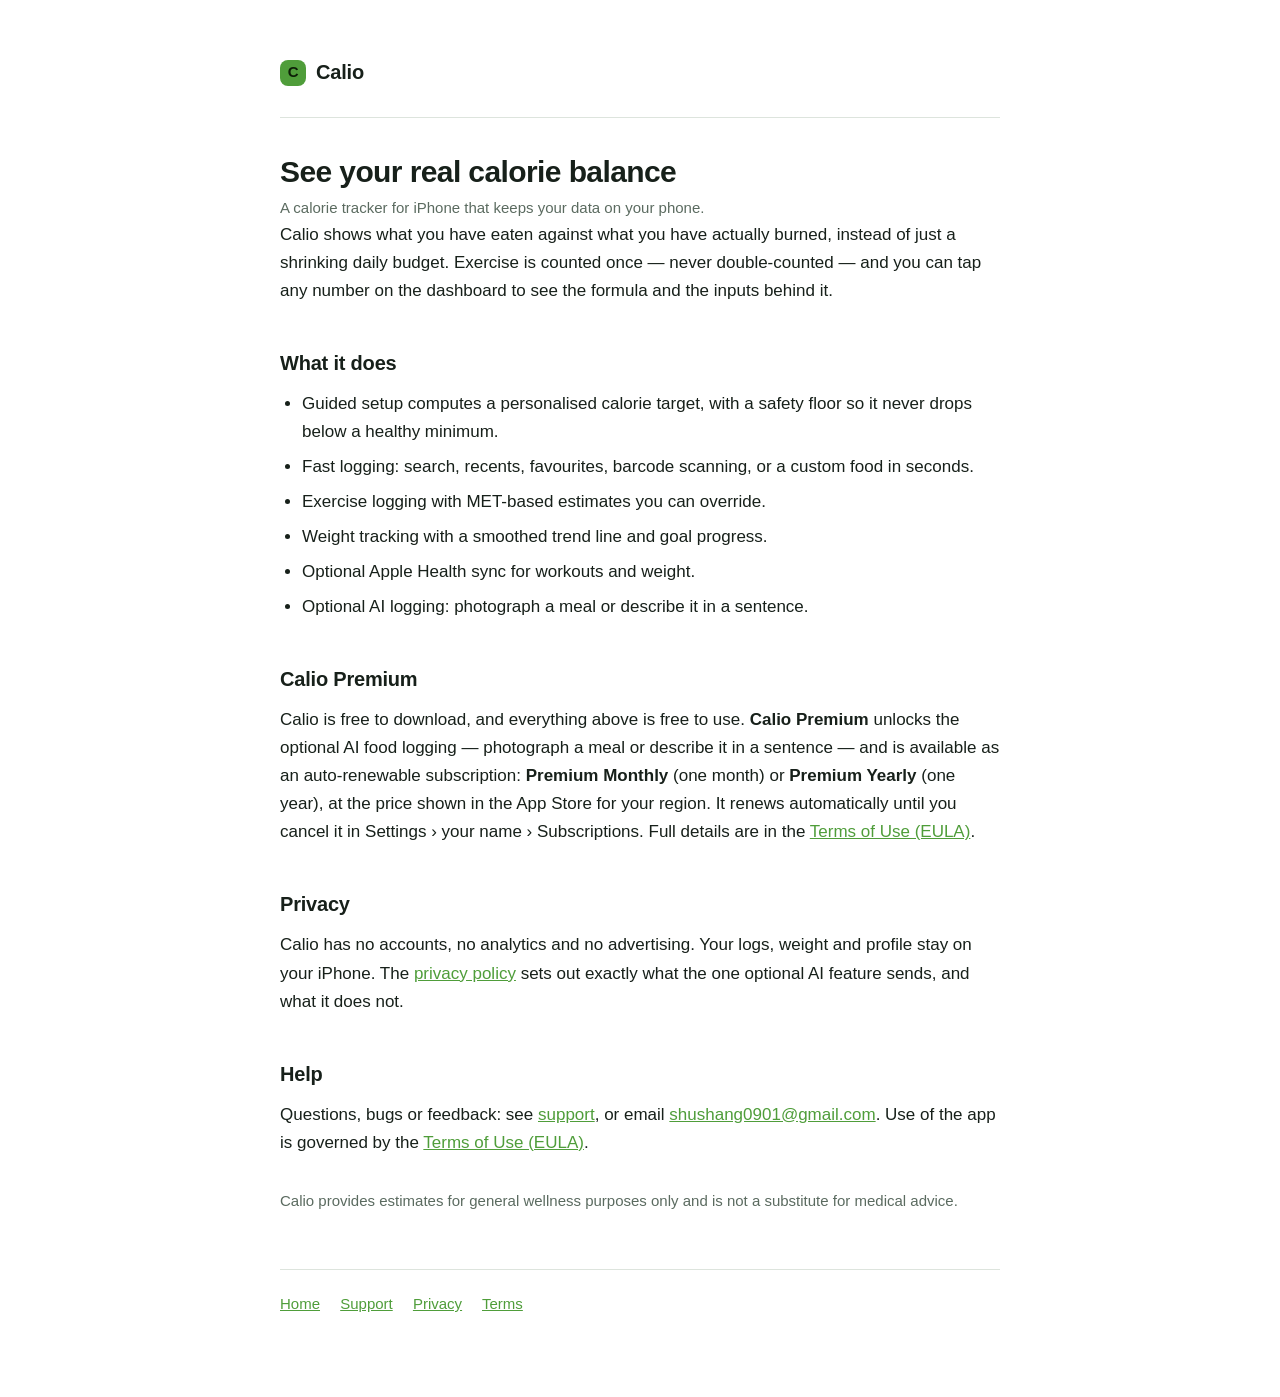
<file: index.html>
<!DOCTYPE html>
<html lang="en">
<head>
<meta charset="utf-8">
<meta name="viewport" content="width=device-width, initial-scale=1">
<title>Calio</title>
<meta name="description" content="Calio — see your real calorie balance. Private by default, on your iPhone.">
<link rel="stylesheet" href="style.css">
</head>
<body>
<div class="wrap">

<header>
  <a class="brand" href="./"><span class="mark">C</span> Calio</a>
</header>

<h1>See your real calorie balance</h1>
<p class="effective">A calorie tracker for iPhone that keeps your data on your phone.</p>

<p>Calio shows what you have eaten against what you have actually burned, instead of just a shrinking daily budget. Exercise is counted once — never double-counted — and you can tap any number on the dashboard to see the formula and the inputs behind it.</p>

<h2>What it does</h2>
<ul>
  <li>Guided setup computes a personalised calorie target, with a safety floor so it never drops below a healthy minimum.</li>
  <li>Fast logging: search, recents, favourites, barcode scanning, or a custom food in seconds.</li>
  <li>Exercise logging with MET-based estimates you can override.</li>
  <li>Weight tracking with a smoothed trend line and goal progress.</li>
  <li>Optional Apple Health sync for workouts and weight.</li>
  <li>Optional AI logging: photograph a meal or describe it in a sentence.</li>
</ul>

<h2>Calio Premium</h2>
<p>Calio is free to download, and everything above is free to use. <strong>Calio Premium</strong> unlocks the optional AI food logging — photograph a meal or describe it in a sentence — and is available as an auto-renewable subscription: <strong>Premium Monthly</strong> (one month) or <strong>Premium Yearly</strong> (one year), at the price shown in the App Store for your region. It renews automatically until you cancel it in Settings &rsaquo; your name &rsaquo; Subscriptions. Full details are in the <a href="./terms.html">Terms of Use (EULA)</a>.</p>

<h2>Privacy</h2>
<p>Calio has no accounts, no analytics and no advertising. Your logs, weight and profile stay on your iPhone. The <a href="./privacy.html">privacy policy</a> sets out exactly what the one optional AI feature sends, and what it does not.</p>

<h2>Help</h2>
<p>Questions, bugs or feedback: see <a href="./support.html">support</a>, or email <a href="mailto:shushang0901@gmail.com">shushang0901@gmail.com</a>. Use of the app is governed by the <a href="./terms.html">Terms of Use (EULA)</a>.</p>

<p style="color:var(--muted);font-size:15px;margin-top:32px;">Calio provides estimates for general wellness purposes only and is not a substitute for medical advice.</p>

<footer>
  <a href="./">Home</a>
  <a href="./support.html">Support</a>
  <a href="./privacy.html">Privacy</a>
  <a href="./terms.html">Terms</a>
</footer>

</div>
</body>
</html>
</file>
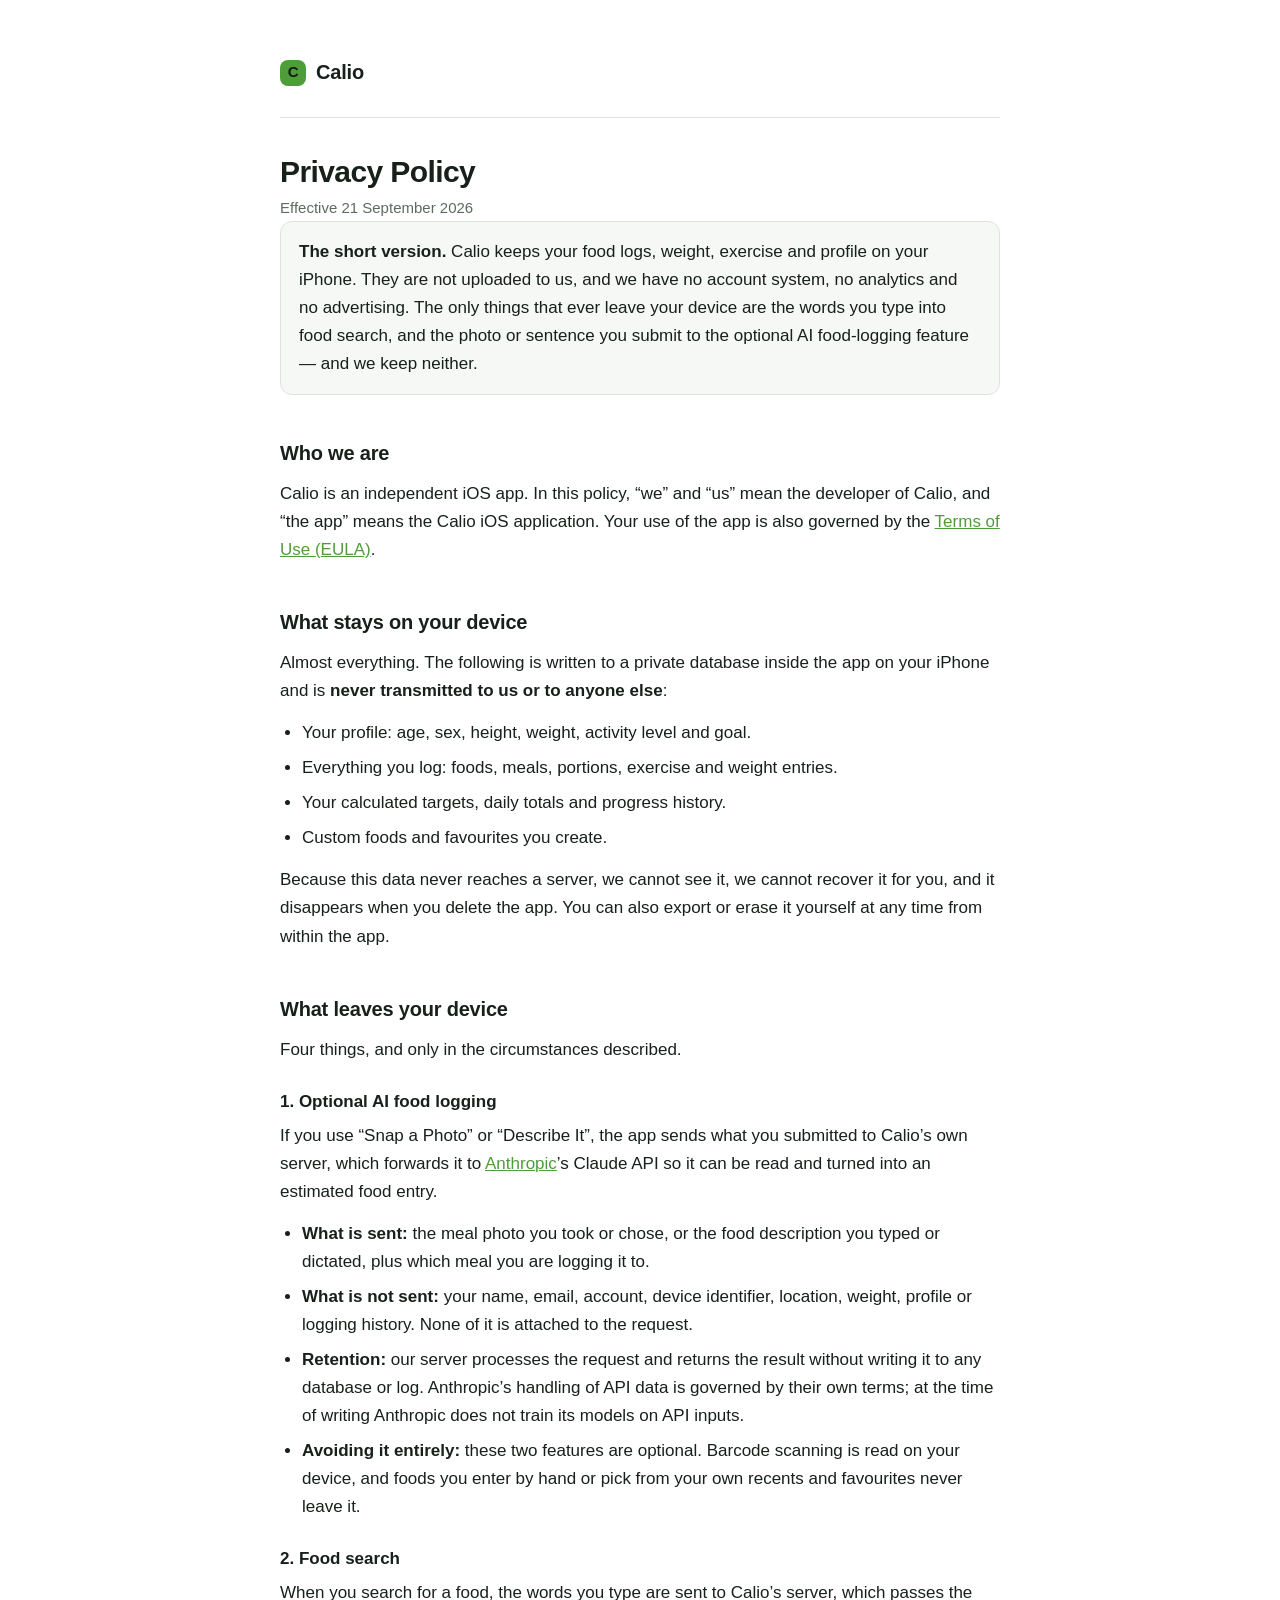
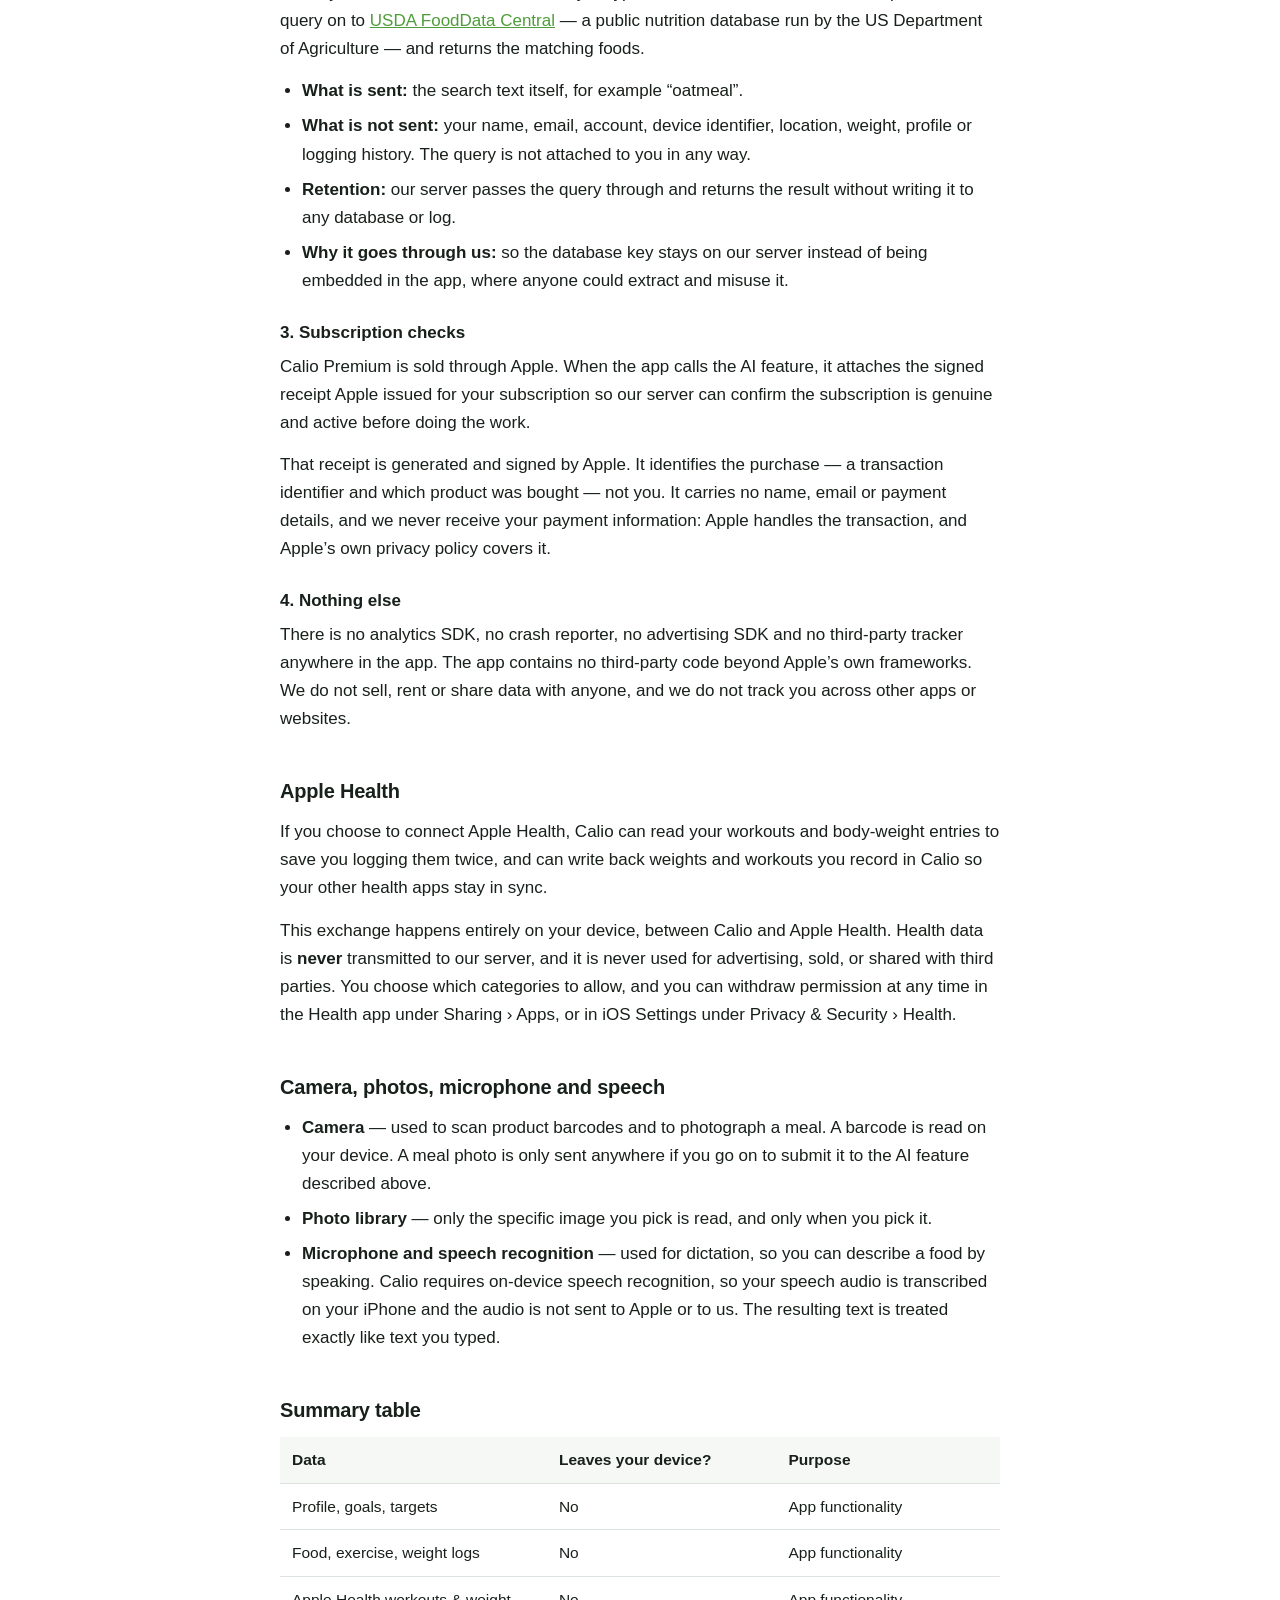
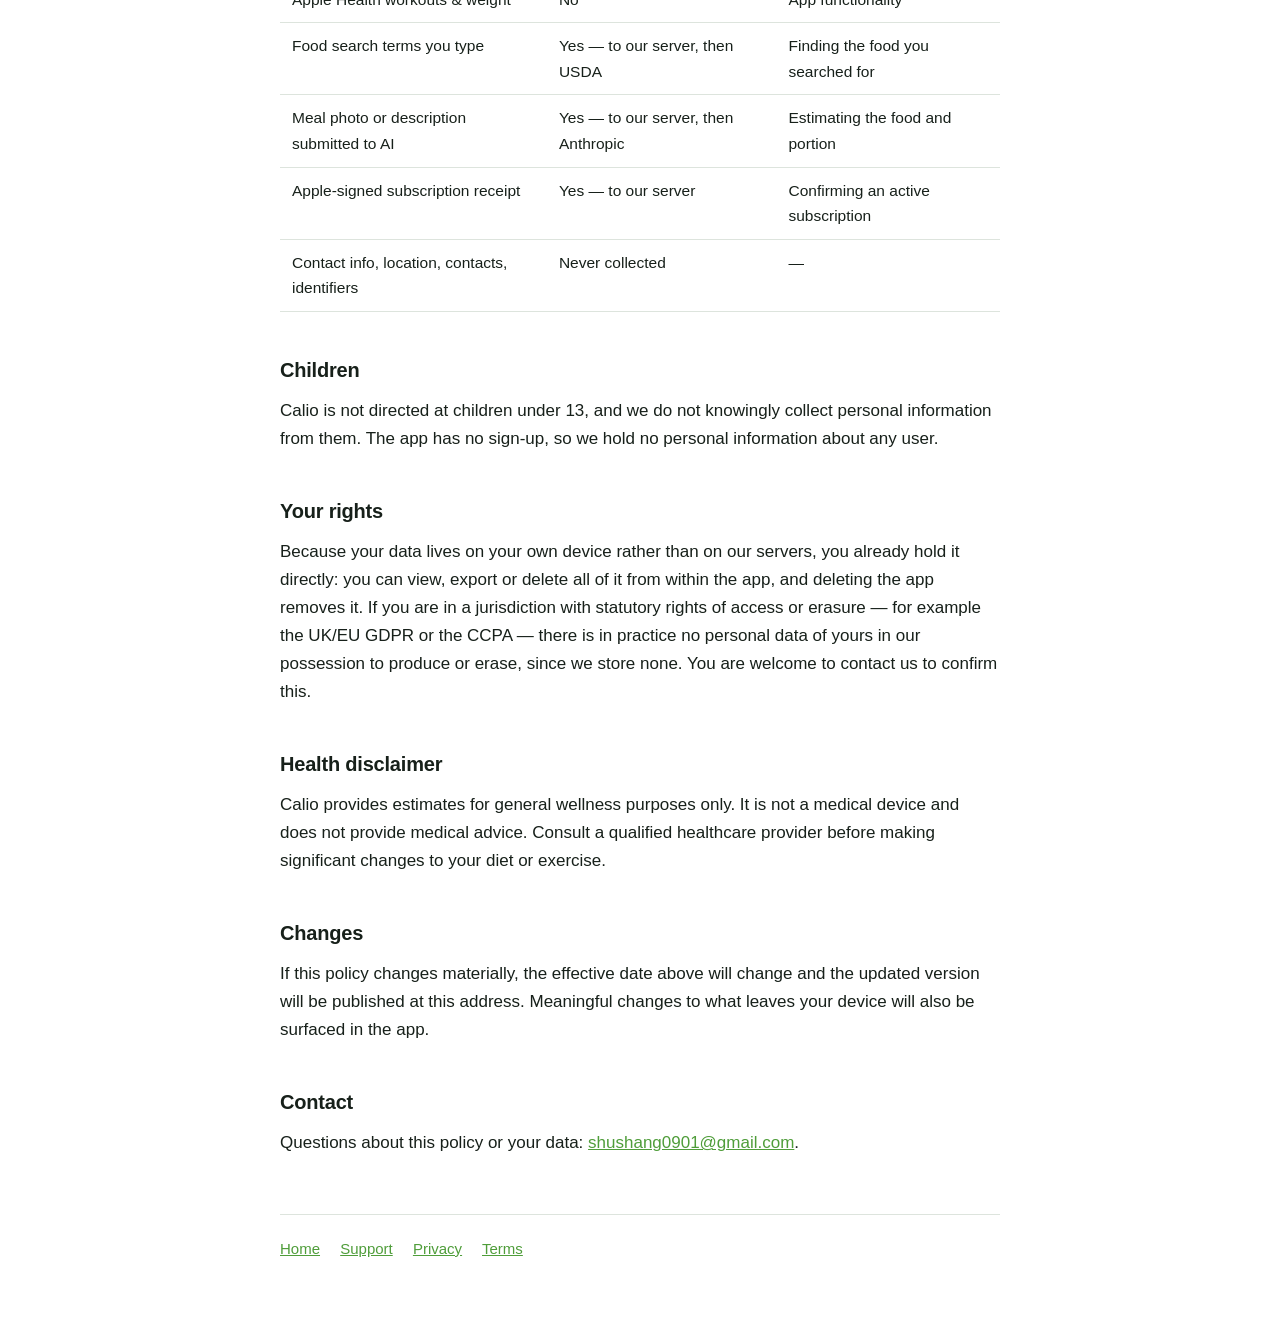
<file: privacy.html>
<!DOCTYPE html>
<html lang="en">
<head>
<meta charset="utf-8">
<meta name="viewport" content="width=device-width, initial-scale=1">
<title>Calio Privacy Policy</title>
<meta name="description" content="How Calio handles your data.">
<link rel="stylesheet" href="style.css">
</head>
<body>
<div class="wrap">

<header>
  <a class="brand" href="./"><span class="mark">C</span> Calio</a>
</header>

<h1>Privacy Policy</h1>
<p class="effective">Effective 21 September 2026</p>

<div class="callout">
  <p><strong>The short version.</strong> Calio keeps your food logs, weight, exercise and profile on your iPhone. They are not uploaded to us, and we have no account system, no analytics and no advertising. The only things that ever leave your device are the words you type into food search, and the photo or sentence you submit to the optional AI food-logging feature — and we keep neither.</p>
</div>

<h2>Who we are</h2>
<p>Calio is an independent iOS app. In this policy, “we” and “us” mean the developer of Calio, and “the app” means the Calio iOS application. Your use of the app is also governed by the <a href="./terms.html">Terms of Use (EULA)</a>.</p>

<h2>What stays on your device</h2>
<p>Almost everything. The following is written to a private database inside the app on your iPhone and is <strong>never transmitted to us or to anyone else</strong>:</p>
<ul>
  <li>Your profile: age, sex, height, weight, activity level and goal.</li>
  <li>Everything you log: foods, meals, portions, exercise and weight entries.</li>
  <li>Your calculated targets, daily totals and progress history.</li>
  <li>Custom foods and favourites you create.</li>
</ul>
<p>Because this data never reaches a server, we cannot see it, we cannot recover it for you, and it disappears when you delete the app. You can also export or erase it yourself at any time from within the app.</p>

<h2>What leaves your device</h2>
<p>Four things, and only in the circumstances described.</p>

<h3>1. Optional AI food logging</h3>
<p>If you use “Snap a Photo” or “Describe It”, the app sends what you submitted to Calio’s own server, which forwards it to <a href="https://www.anthropic.com/" rel="noopener">Anthropic</a>’s Claude API so it can be read and turned into an estimated food entry.</p>
<ul>
  <li><strong>What is sent:</strong> the meal photo you took or chose, or the food description you typed or dictated, plus which meal you are logging it to.</li>
  <li><strong>What is not sent:</strong> your name, email, account, device identifier, location, weight, profile or logging history. None of it is attached to the request.</li>
  <li><strong>Retention:</strong> our server processes the request and returns the result without writing it to any database or log. Anthropic’s handling of API data is governed by their own terms; at the time of writing Anthropic does not train its models on API inputs.</li>
  <li><strong>Avoiding it entirely:</strong> these two features are optional. Barcode scanning is read on your device, and foods you enter by hand or pick from your own recents and favourites never leave it.</li>
</ul>

<h3>2. Food search</h3>
<p>When you search for a food, the words you type are sent to Calio’s server, which passes the query on to <a href="https://fdc.nal.usda.gov/" rel="noopener">USDA FoodData Central</a> — a public nutrition database run by the US Department of Agriculture — and returns the matching foods.</p>
<ul>
  <li><strong>What is sent:</strong> the search text itself, for example “oatmeal”.</li>
  <li><strong>What is not sent:</strong> your name, email, account, device identifier, location, weight, profile or logging history. The query is not attached to you in any way.</li>
  <li><strong>Retention:</strong> our server passes the query through and returns the result without writing it to any database or log.</li>
  <li><strong>Why it goes through us:</strong> so the database key stays on our server instead of being embedded in the app, where anyone could extract and misuse it.</li>
</ul>

<h3>3. Subscription checks</h3>
<p>Calio Premium is sold through Apple. When the app calls the AI feature, it attaches the signed receipt Apple issued for your subscription so our server can confirm the subscription is genuine and active before doing the work.</p>
<p>That receipt is generated and signed by Apple. It identifies the purchase — a transaction identifier and which product was bought — not you. It carries no name, email or payment details, and we never receive your payment information: Apple handles the transaction, and Apple’s own privacy policy covers it.</p>

<h3>4. Nothing else</h3>
<p>There is no analytics SDK, no crash reporter, no advertising SDK and no third-party tracker anywhere in the app. The app contains no third-party code beyond Apple’s own frameworks. We do not sell, rent or share data with anyone, and we do not track you across other apps or websites.</p>

<h2>Apple Health</h2>
<p>If you choose to connect Apple Health, Calio can read your workouts and body-weight entries to save you logging them twice, and can write back weights and workouts you record in Calio so your other health apps stay in sync.</p>
<p>This exchange happens entirely on your device, between Calio and Apple Health. Health data is <strong>never</strong> transmitted to our server, and it is never used for advertising, sold, or shared with third parties. You choose which categories to allow, and you can withdraw permission at any time in the Health app under Sharing &rsaquo; Apps, or in iOS Settings under Privacy &amp; Security &rsaquo; Health.</p>

<h2>Camera, photos, microphone and speech</h2>
<ul>
  <li><strong>Camera</strong> — used to scan product barcodes and to photograph a meal. A barcode is read on your device. A meal photo is only sent anywhere if you go on to submit it to the AI feature described above.</li>
  <li><strong>Photo library</strong> — only the specific image you pick is read, and only when you pick it.</li>
  <li><strong>Microphone and speech recognition</strong> — used for dictation, so you can describe a food by speaking. Calio requires on-device speech recognition, so your speech audio is transcribed on your iPhone and the audio is not sent to Apple or to us. The resulting text is treated exactly like text you typed.</li>
</ul>

<h2>Summary table</h2>
<table>
  <thead>
    <tr><th>Data</th><th>Leaves your device?</th><th>Purpose</th></tr>
  </thead>
  <tbody>
    <tr><td>Profile, goals, targets</td><td>No</td><td>App functionality</td></tr>
    <tr><td>Food, exercise, weight logs</td><td>No</td><td>App functionality</td></tr>
    <tr><td>Apple Health workouts &amp; weight</td><td>No</td><td>App functionality</td></tr>
    <tr><td>Food search terms you type</td><td>Yes — to our server, then USDA</td><td>Finding the food you searched for</td></tr>
    <tr><td>Meal photo or description submitted to AI</td><td>Yes — to our server, then Anthropic</td><td>Estimating the food and portion</td></tr>
    <tr><td>Apple-signed subscription receipt</td><td>Yes — to our server</td><td>Confirming an active subscription</td></tr>
    <tr><td>Contact info, location, contacts, identifiers</td><td>Never collected</td><td>&mdash;</td></tr>
  </tbody>
</table>

<h2>Children</h2>
<p>Calio is not directed at children under 13, and we do not knowingly collect personal information from them. The app has no sign-up, so we hold no personal information about any user.</p>

<h2>Your rights</h2>
<p>Because your data lives on your own device rather than on our servers, you already hold it directly: you can view, export or delete all of it from within the app, and deleting the app removes it. If you are in a jurisdiction with statutory rights of access or erasure — for example the UK/EU GDPR or the CCPA — there is in practice no personal data of yours in our possession to produce or erase, since we store none. You are welcome to contact us to confirm this.</p>

<h2>Health disclaimer</h2>
<p>Calio provides estimates for general wellness purposes only. It is not a medical device and does not provide medical advice. Consult a qualified healthcare provider before making significant changes to your diet or exercise.</p>

<h2>Changes</h2>
<p>If this policy changes materially, the effective date above will change and the updated version will be published at this address. Meaningful changes to what leaves your device will also be surfaced in the app.</p>

<h2>Contact</h2>
<p>Questions about this policy or your data: <a href="mailto:shushang0901@gmail.com">shushang0901@gmail.com</a>.</p>

<footer>
  <a href="./">Home</a>
  <a href="./support.html">Support</a>
  <a href="./privacy.html">Privacy</a>
  <a href="./terms.html">Terms</a>
</footer>

</div>
</body>
</html>
</file>
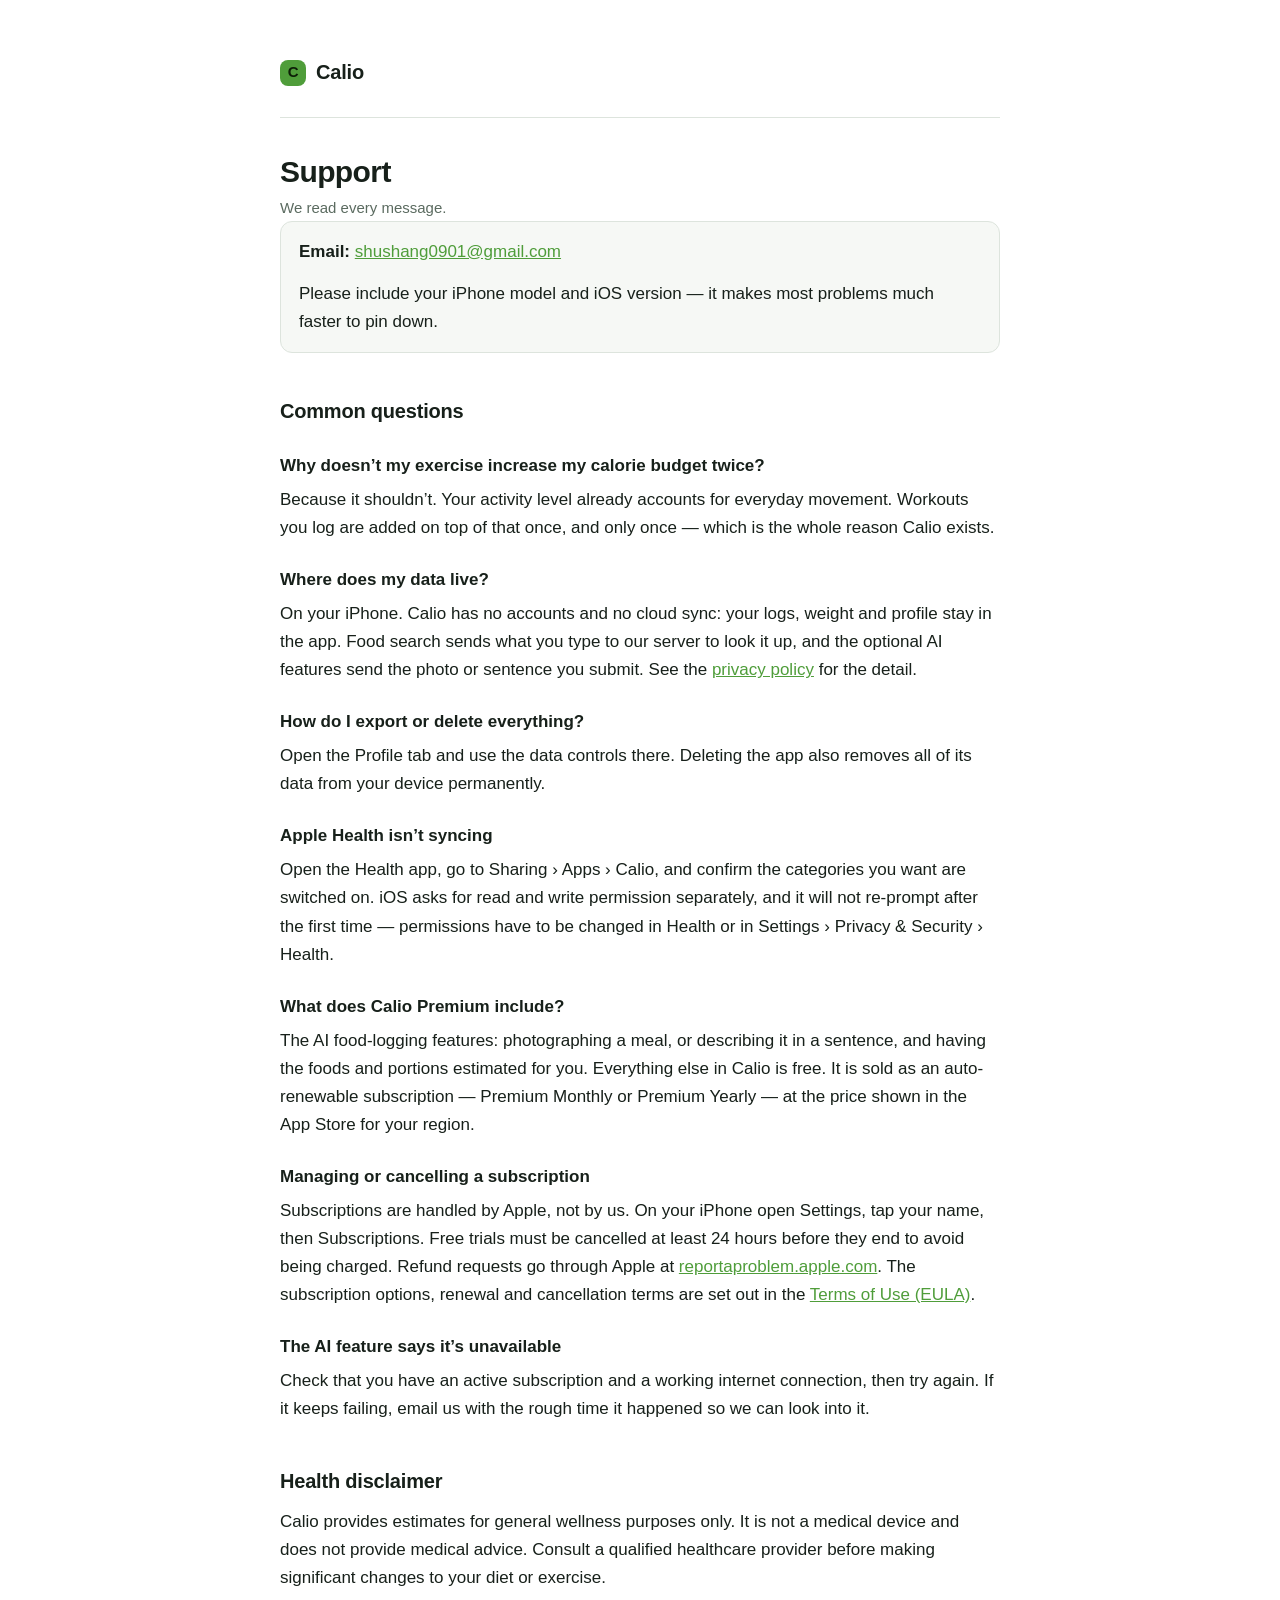
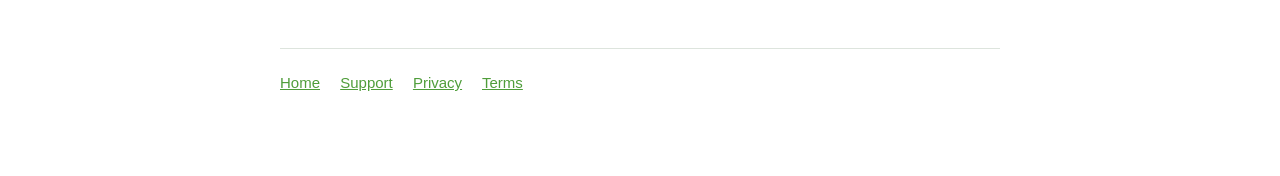
<file: support.html>
<!DOCTYPE html>
<html lang="en">
<head>
<meta charset="utf-8">
<meta name="viewport" content="width=device-width, initial-scale=1">
<title>Calio Support</title>
<meta name="description" content="Help and contact for the Calio iOS app.">
<link rel="stylesheet" href="style.css">
</head>
<body>
<div class="wrap">

<header>
  <a class="brand" href="./"><span class="mark">C</span> Calio</a>
</header>

<h1>Support</h1>
<p class="effective">We read every message.</p>

<div class="callout">
  <p><strong>Email:</strong> <a href="mailto:shushang0901@gmail.com">shushang0901@gmail.com</a></p>
  <p>Please include your iPhone model and iOS version — it makes most problems much faster to pin down.</p>
</div>

<h2>Common questions</h2>

<h3>Why doesn’t my exercise increase my calorie budget twice?</h3>
<p>Because it shouldn’t. Your activity level already accounts for everyday movement. Workouts you log are added on top of that once, and only once — which is the whole reason Calio exists.</p>

<h3>Where does my data live?</h3>
<p>On your iPhone. Calio has no accounts and no cloud sync: your logs, weight and profile stay in the app. Food search sends what you type to our server to look it up, and the optional AI features send the photo or sentence you submit. See the <a href="./privacy.html">privacy policy</a> for the detail.</p>

<h3>How do I export or delete everything?</h3>
<p>Open the Profile tab and use the data controls there. Deleting the app also removes all of its data from your device permanently.</p>

<h3>Apple Health isn’t syncing</h3>
<p>Open the Health app, go to Sharing &rsaquo; Apps &rsaquo; Calio, and confirm the categories you want are switched on. iOS asks for read and write permission separately, and it will not re-prompt after the first time — permissions have to be changed in Health or in Settings &rsaquo; Privacy &amp; Security &rsaquo; Health.</p>

<h3>What does Calio Premium include?</h3>
<p>The AI food-logging features: photographing a meal, or describing it in a sentence, and having the foods and portions estimated for you. Everything else in Calio is free. It is sold as an auto-renewable subscription — Premium Monthly or Premium Yearly — at the price shown in the App Store for your region.</p>

<h3>Managing or cancelling a subscription</h3>
<p>Subscriptions are handled by Apple, not by us. On your iPhone open Settings, tap your name, then Subscriptions. Free trials must be cancelled at least 24 hours before they end to avoid being charged. Refund requests go through Apple at <a href="https://reportaproblem.apple.com/" rel="noopener">reportaproblem.apple.com</a>. The subscription options, renewal and cancellation terms are set out in the <a href="./terms.html">Terms of Use (EULA)</a>.</p>

<h3>The AI feature says it’s unavailable</h3>
<p>Check that you have an active subscription and a working internet connection, then try again. If it keeps failing, email us with the rough time it happened so we can look into it.</p>

<h2>Health disclaimer</h2>
<p>Calio provides estimates for general wellness purposes only. It is not a medical device and does not provide medical advice. Consult a qualified healthcare provider before making significant changes to your diet or exercise.</p>

<footer>
  <a href="./">Home</a>
  <a href="./support.html">Support</a>
  <a href="./privacy.html">Privacy</a>
  <a href="./terms.html">Terms</a>
</footer>

</div>
</body>
</html>
</file>
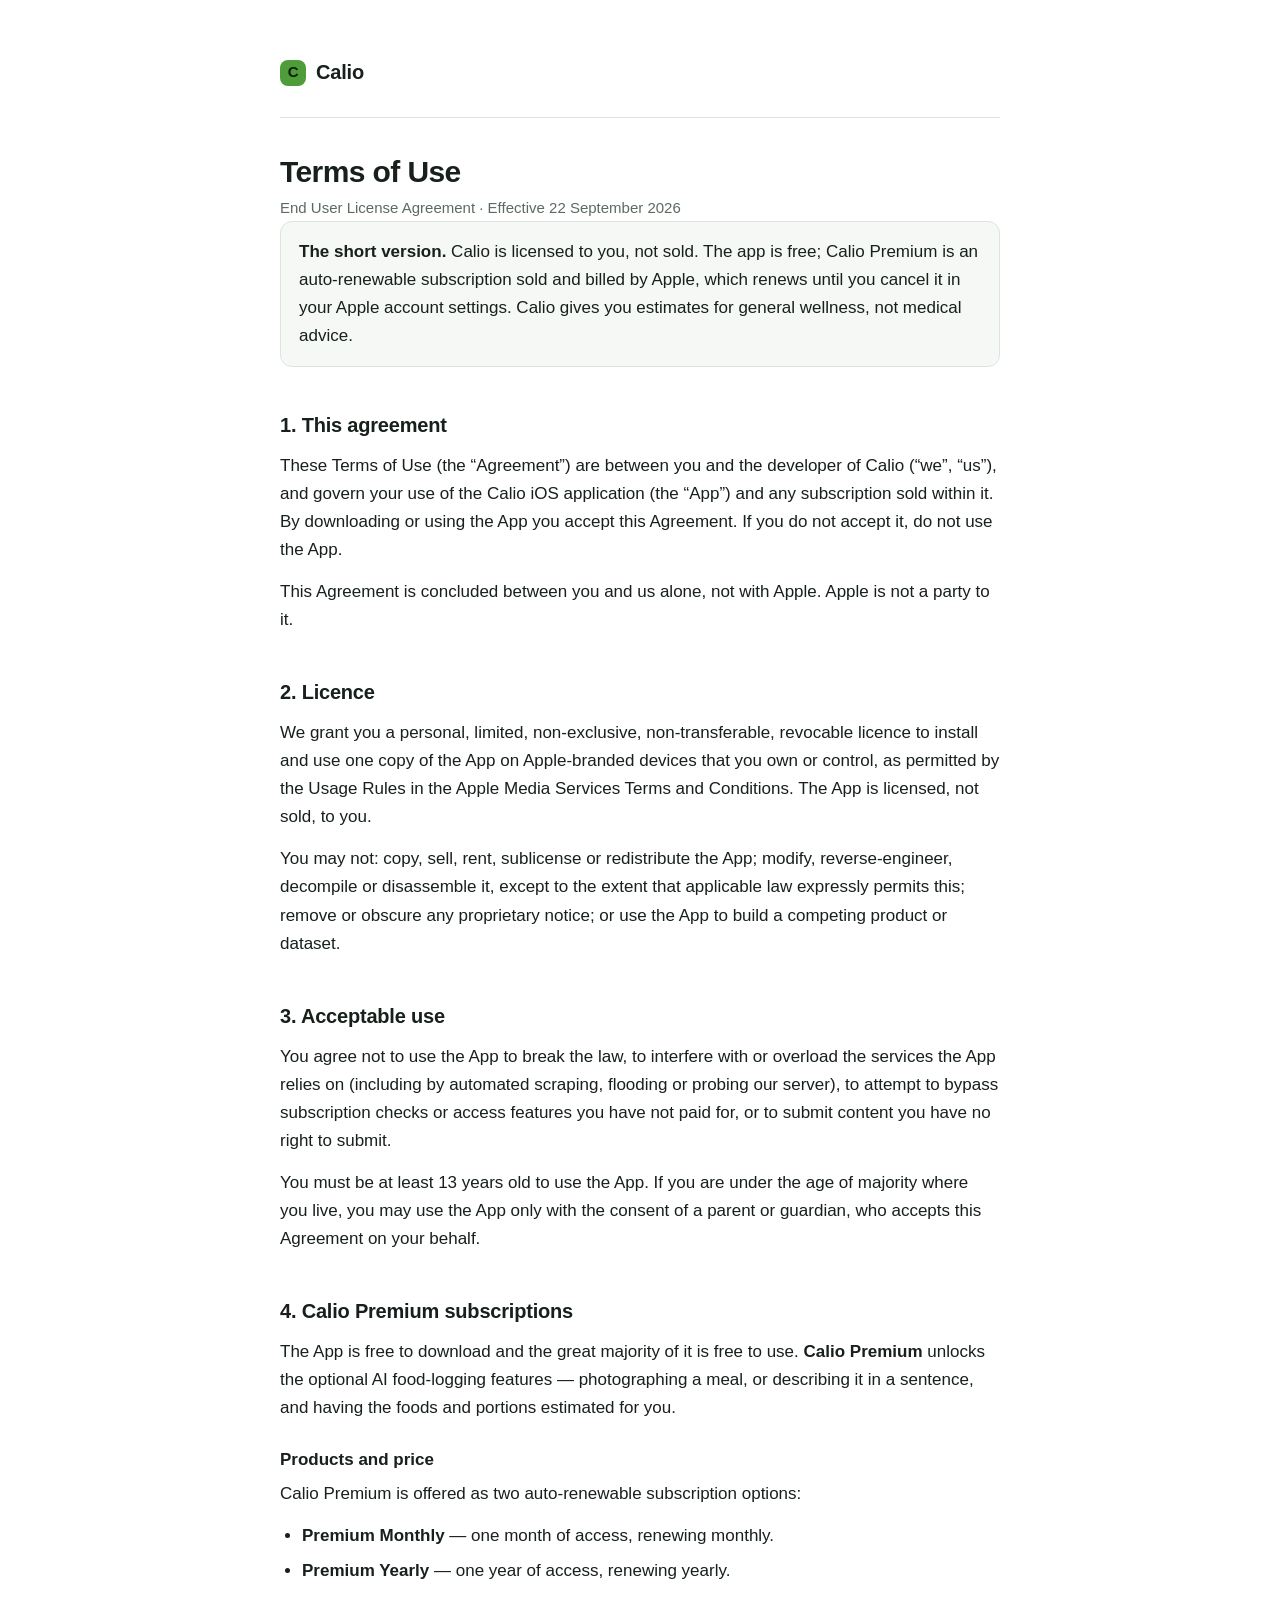
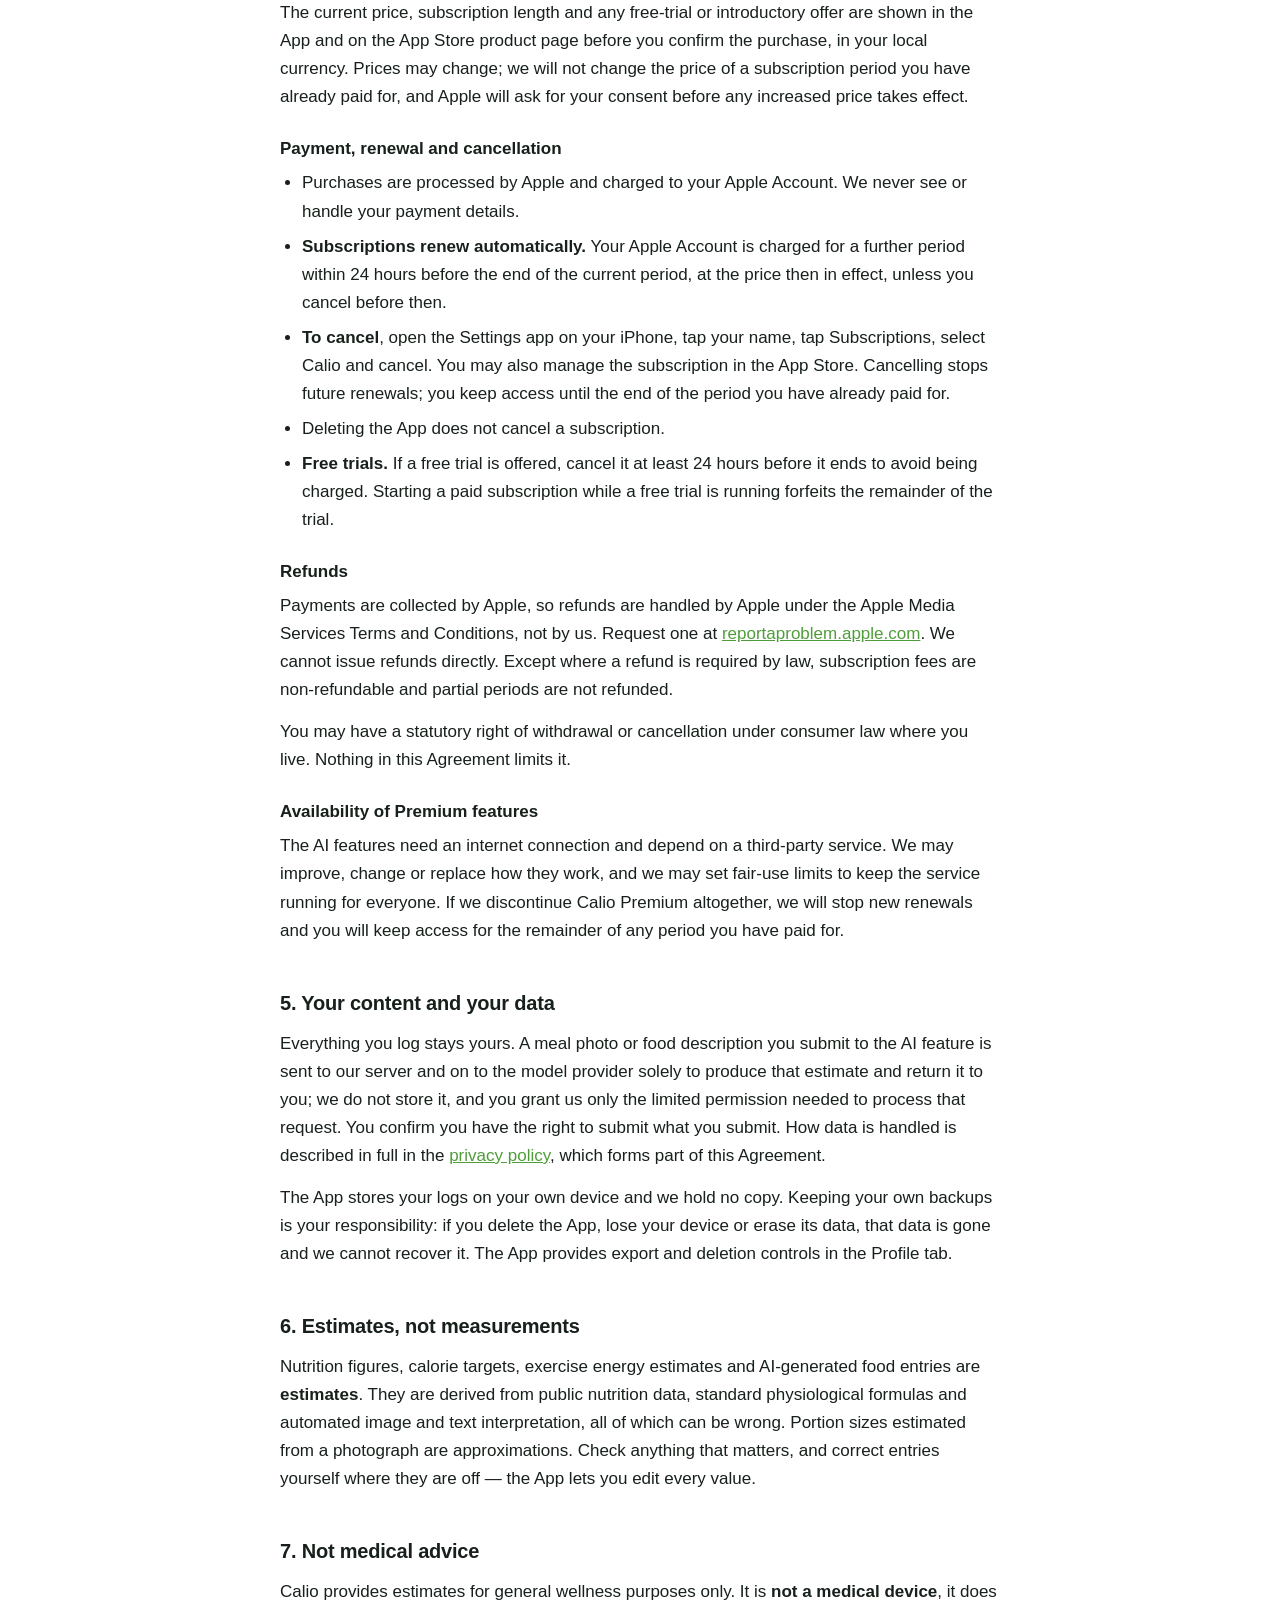
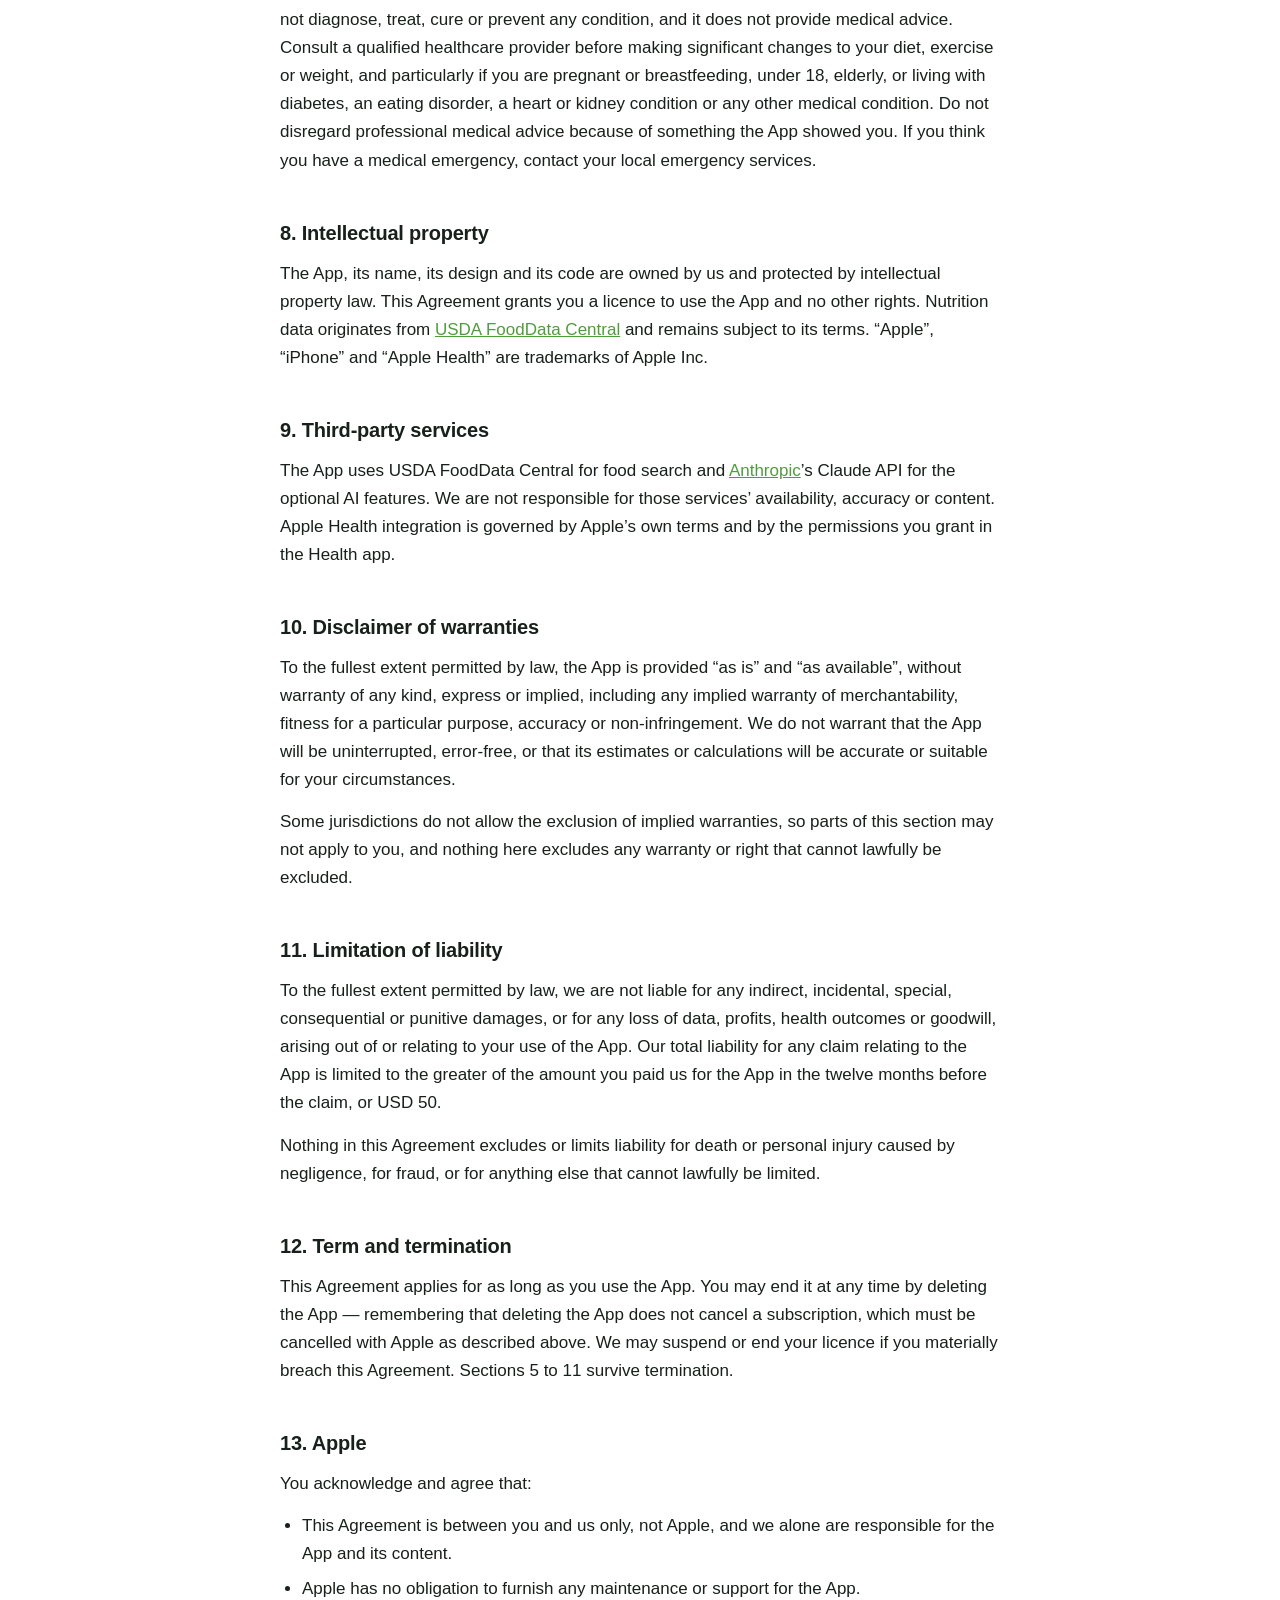
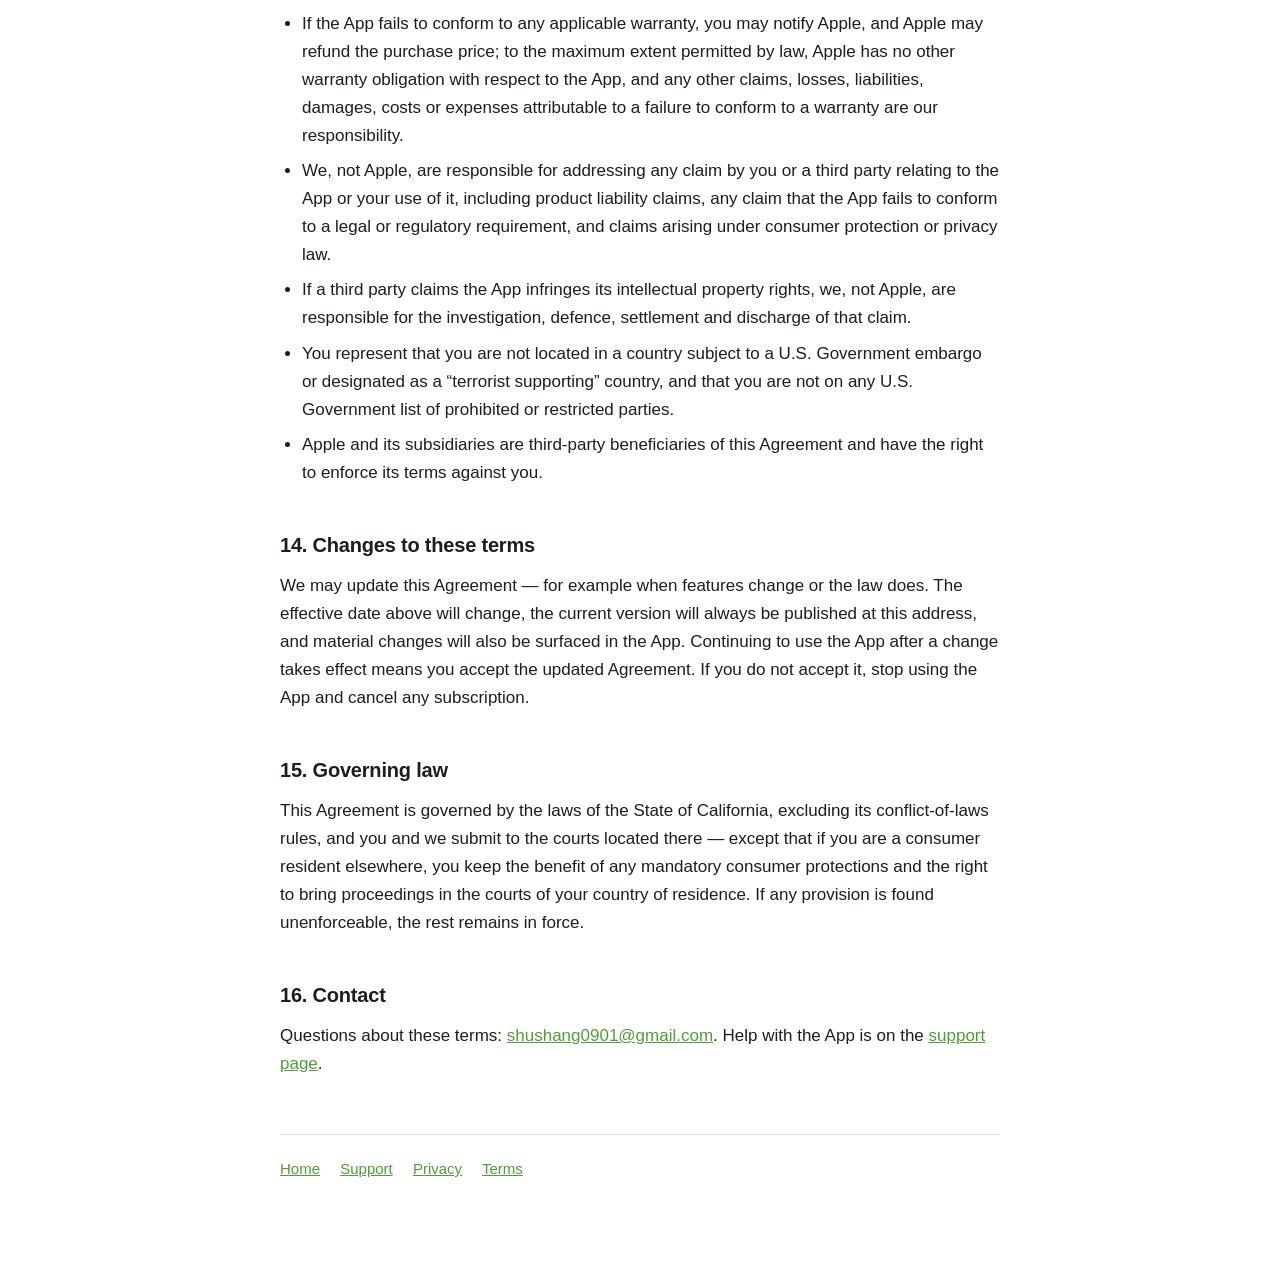
<file: terms.html>
<!DOCTYPE html>
<html lang="en">
<head>
<meta charset="utf-8">
<meta name="viewport" content="width=device-width, initial-scale=1">
<title>Calio Terms of Use</title>
<meta name="description" content="Terms of Use (EULA) for the Calio iOS app and Calio Premium subscriptions.">
<link rel="stylesheet" href="style.css">
</head>
<body>
<div class="wrap">

<header>
  <a class="brand" href="./"><span class="mark">C</span> Calio</a>
</header>

<h1>Terms of Use</h1>
<p class="effective">End User License Agreement &middot; Effective 22 September 2026</p>

<div class="callout">
  <p><strong>The short version.</strong> Calio is licensed to you, not sold. The app is free; Calio Premium is an auto-renewable subscription sold and billed by Apple, which renews until you cancel it in your Apple account settings. Calio gives you estimates for general wellness, not medical advice.</p>
</div>

<h2>1. This agreement</h2>
<p>These Terms of Use (the “Agreement”) are between you and the developer of Calio (“we”, “us”), and govern your use of the Calio iOS application (the “App”) and any subscription sold within it. By downloading or using the App you accept this Agreement. If you do not accept it, do not use the App.</p>
<p>This Agreement is concluded between you and us alone, not with Apple. Apple is not a party to it.</p>

<h2>2. Licence</h2>
<p>We grant you a personal, limited, non-exclusive, non-transferable, revocable licence to install and use one copy of the App on Apple-branded devices that you own or control, as permitted by the Usage Rules in the Apple Media Services Terms and Conditions. The App is licensed, not sold, to you.</p>
<p>You may not: copy, sell, rent, sublicense or redistribute the App; modify, reverse-engineer, decompile or disassemble it, except to the extent that applicable law expressly permits this; remove or obscure any proprietary notice; or use the App to build a competing product or dataset.</p>

<h2>3. Acceptable use</h2>
<p>You agree not to use the App to break the law, to interfere with or overload the services the App relies on (including by automated scraping, flooding or probing our server), to attempt to bypass subscription checks or access features you have not paid for, or to submit content you have no right to submit.</p>
<p>You must be at least 13 years old to use the App. If you are under the age of majority where you live, you may use the App only with the consent of a parent or guardian, who accepts this Agreement on your behalf.</p>

<h2>4. Calio Premium subscriptions</h2>
<p>The App is free to download and the great majority of it is free to use. <strong>Calio Premium</strong> unlocks the optional AI food-logging features — photographing a meal, or describing it in a sentence, and having the foods and portions estimated for you.</p>

<h3>Products and price</h3>
<p>Calio Premium is offered as two auto-renewable subscription options:</p>
<ul>
  <li><strong>Premium Monthly</strong> — one month of access, renewing monthly.</li>
  <li><strong>Premium Yearly</strong> — one year of access, renewing yearly.</li>
</ul>
<p>The current price, subscription length and any free-trial or introductory offer are shown in the App and on the App Store product page before you confirm the purchase, in your local currency. Prices may change; we will not change the price of a subscription period you have already paid for, and Apple will ask for your consent before any increased price takes effect.</p>

<h3>Payment, renewal and cancellation</h3>
<ul>
  <li>Purchases are processed by Apple and charged to your Apple Account. We never see or handle your payment details.</li>
  <li><strong>Subscriptions renew automatically.</strong> Your Apple Account is charged for a further period within 24 hours before the end of the current period, at the price then in effect, unless you cancel before then.</li>
  <li><strong>To cancel</strong>, open the Settings app on your iPhone, tap your name, tap Subscriptions, select Calio and cancel. You may also manage the subscription in the App Store. Cancelling stops future renewals; you keep access until the end of the period you have already paid for.</li>
  <li>Deleting the App does not cancel a subscription.</li>
  <li><strong>Free trials.</strong> If a free trial is offered, cancel it at least 24 hours before it ends to avoid being charged. Starting a paid subscription while a free trial is running forfeits the remainder of the trial.</li>
</ul>

<h3>Refunds</h3>
<p>Payments are collected by Apple, so refunds are handled by Apple under the Apple Media Services Terms and Conditions, not by us. Request one at <a href="https://reportaproblem.apple.com/" rel="noopener">reportaproblem.apple.com</a>. We cannot issue refunds directly. Except where a refund is required by law, subscription fees are non-refundable and partial periods are not refunded.</p>
<p>You may have a statutory right of withdrawal or cancellation under consumer law where you live. Nothing in this Agreement limits it.</p>

<h3>Availability of Premium features</h3>
<p>The AI features need an internet connection and depend on a third-party service. We may improve, change or replace how they work, and we may set fair-use limits to keep the service running for everyone. If we discontinue Calio Premium altogether, we will stop new renewals and you will keep access for the remainder of any period you have paid for.</p>

<h2>5. Your content and your data</h2>
<p>Everything you log stays yours. A meal photo or food description you submit to the AI feature is sent to our server and on to the model provider solely to produce that estimate and return it to you; we do not store it, and you grant us only the limited permission needed to process that request. You confirm you have the right to submit what you submit. How data is handled is described in full in the <a href="./privacy.html">privacy policy</a>, which forms part of this Agreement.</p>
<p>The App stores your logs on your own device and we hold no copy. Keeping your own backups is your responsibility: if you delete the App, lose your device or erase its data, that data is gone and we cannot recover it. The App provides export and deletion controls in the Profile tab.</p>

<h2>6. Estimates, not measurements</h2>
<p>Nutrition figures, calorie targets, exercise energy estimates and AI-generated food entries are <strong>estimates</strong>. They are derived from public nutrition data, standard physiological formulas and automated image and text interpretation, all of which can be wrong. Portion sizes estimated from a photograph are approximations. Check anything that matters, and correct entries yourself where they are off — the App lets you edit every value.</p>

<h2>7. Not medical advice</h2>
<p>Calio provides estimates for general wellness purposes only. It is <strong>not a medical device</strong>, it does not diagnose, treat, cure or prevent any condition, and it does not provide medical advice. Consult a qualified healthcare provider before making significant changes to your diet, exercise or weight, and particularly if you are pregnant or breastfeeding, under 18, elderly, or living with diabetes, an eating disorder, a heart or kidney condition or any other medical condition. Do not disregard professional medical advice because of something the App showed you. If you think you have a medical emergency, contact your local emergency services.</p>

<h2>8. Intellectual property</h2>
<p>The App, its name, its design and its code are owned by us and protected by intellectual property law. This Agreement grants you a licence to use the App and no other rights. Nutrition data originates from <a href="https://fdc.nal.usda.gov/" rel="noopener">USDA FoodData Central</a> and remains subject to its terms. “Apple”, “iPhone” and “Apple Health” are trademarks of Apple Inc.</p>

<h2>9. Third-party services</h2>
<p>The App uses USDA FoodData Central for food search and <a href="https://www.anthropic.com/" rel="noopener">Anthropic</a>’s Claude API for the optional AI features. We are not responsible for those services’ availability, accuracy or content. Apple Health integration is governed by Apple’s own terms and by the permissions you grant in the Health app.</p>

<h2>10. Disclaimer of warranties</h2>
<p>To the fullest extent permitted by law, the App is provided “as is” and “as available”, without warranty of any kind, express or implied, including any implied warranty of merchantability, fitness for a particular purpose, accuracy or non-infringement. We do not warrant that the App will be uninterrupted, error-free, or that its estimates or calculations will be accurate or suitable for your circumstances.</p>
<p>Some jurisdictions do not allow the exclusion of implied warranties, so parts of this section may not apply to you, and nothing here excludes any warranty or right that cannot lawfully be excluded.</p>

<h2>11. Limitation of liability</h2>
<p>To the fullest extent permitted by law, we are not liable for any indirect, incidental, special, consequential or punitive damages, or for any loss of data, profits, health outcomes or goodwill, arising out of or relating to your use of the App. Our total liability for any claim relating to the App is limited to the greater of the amount you paid us for the App in the twelve months before the claim, or USD 50.</p>
<p>Nothing in this Agreement excludes or limits liability for death or personal injury caused by negligence, for fraud, or for anything else that cannot lawfully be limited.</p>

<h2>12. Term and termination</h2>
<p>This Agreement applies for as long as you use the App. You may end it at any time by deleting the App — remembering that deleting the App does not cancel a subscription, which must be cancelled with Apple as described above. We may suspend or end your licence if you materially breach this Agreement. Sections 5 to 11 survive termination.</p>

<h2>13. Apple</h2>
<p>You acknowledge and agree that:</p>
<ul>
  <li>This Agreement is between you and us only, not Apple, and we alone are responsible for the App and its content.</li>
  <li>Apple has no obligation to furnish any maintenance or support for the App.</li>
  <li>If the App fails to conform to any applicable warranty, you may notify Apple, and Apple may refund the purchase price; to the maximum extent permitted by law, Apple has no other warranty obligation with respect to the App, and any other claims, losses, liabilities, damages, costs or expenses attributable to a failure to conform to a warranty are our responsibility.</li>
  <li>We, not Apple, are responsible for addressing any claim by you or a third party relating to the App or your use of it, including product liability claims, any claim that the App fails to conform to a legal or regulatory requirement, and claims arising under consumer protection or privacy law.</li>
  <li>If a third party claims the App infringes its intellectual property rights, we, not Apple, are responsible for the investigation, defence, settlement and discharge of that claim.</li>
  <li>You represent that you are not located in a country subject to a U.S. Government embargo or designated as a “terrorist supporting” country, and that you are not on any U.S. Government list of prohibited or restricted parties.</li>
  <li>Apple and its subsidiaries are third-party beneficiaries of this Agreement and have the right to enforce its terms against you.</li>
</ul>

<h2>14. Changes to these terms</h2>
<p>We may update this Agreement — for example when features change or the law does. The effective date above will change, the current version will always be published at this address, and material changes will also be surfaced in the App. Continuing to use the App after a change takes effect means you accept the updated Agreement. If you do not accept it, stop using the App and cancel any subscription.</p>

<h2>15. Governing law</h2>
<p>This Agreement is governed by the laws of the State of California, excluding its conflict-of-laws rules, and you and we submit to the courts located there — except that if you are a consumer resident elsewhere, you keep the benefit of any mandatory consumer protections and the right to bring proceedings in the courts of your country of residence. If any provision is found unenforceable, the rest remains in force.</p>

<h2>16. Contact</h2>
<p>Questions about these terms: <a href="mailto:shushang0901@gmail.com">shushang0901@gmail.com</a>. Help with the App is on the <a href="./support.html">support page</a>.</p>

<footer>
  <a href="./">Home</a>
  <a href="./support.html">Support</a>
  <a href="./privacy.html">Privacy</a>
  <a href="./terms.html">Terms</a>
</footer>

</div>
</body>
</html>
</file>
<file: style.css>
:root {
  --bg: #ffffff;
  --surface: #f6f8f5;
  --text: #17201a;
  --muted: #5b6b60;
  --rule: #dde4dd;
  --accent: #4f9d3a;
}

@media (prefers-color-scheme: dark) {
  :root:not([data-theme="light"]) {
    --bg: #11150f;
    --surface: #1a1f18;
    --text: #e8efe6;
    --muted: #a3b3a6;
    --rule: #2b332a;
    --accent: #8ed06a;
  }
}

:root[data-theme="dark"] {
  --bg: #11150f;
  --surface: #1a1f18;
  --text: #e8efe6;
  --muted: #a3b3a6;
  --rule: #2b332a;
  --accent: #8ed06a;
}

* { box-sizing: border-box; }

body {
  margin: 0;
  padding: 0 16px 80px;
  background: var(--bg);
  color: var(--text);
  font: 17px/1.65 -apple-system, BlinkMacSystemFont, "Segoe UI", Roboto, Helvetica, Arial, sans-serif;
  -webkit-text-size-adjust: 100%;
}

.wrap { max-width: 720px; margin: 0 auto; }

header {
  padding: 56px 0 28px;
  border-bottom: 1px solid var(--rule);
  margin-bottom: 36px;
}

.brand {
  display: inline-flex;
  align-items: center;
  gap: 10px;
  font-weight: 650;
  font-size: 20px;
  letter-spacing: -0.01em;
  text-decoration: none;
  color: var(--text);
}

.mark {
  width: 26px;
  height: 26px;
  border-radius: 8px;
  background: var(--accent);
  display: grid;
  place-items: center;
  color: #0d1f07;
  font-weight: 800;
  font-size: 15px;
}

h1 {
  font-size: 30px;
  line-height: 1.2;
  letter-spacing: -0.02em;
  margin: 22px 0 6px;
}

h2 {
  font-size: 20px;
  letter-spacing: -0.01em;
  margin: 38px 0 10px;
  padding-top: 4px;
}

h3 { font-size: 17px; margin: 24px 0 6px; }

.effective { color: var(--muted); font-size: 15px; margin: 0; }

p { margin: 0 0 14px; }

ul { margin: 0 0 14px; padding-left: 22px; }
li { margin-bottom: 7px; }

a { color: var(--accent); }

strong { font-weight: 640; }

.callout {
  background: var(--surface);
  border: 1px solid var(--rule);
  border-radius: 12px;
  padding: 16px 18px;
  margin: 0 0 22px;
}

.callout p:last-child { margin-bottom: 0; }

table {
  width: 100%;
  border-collapse: collapse;
  margin: 0 0 18px;
  font-size: 15.5px;
}

th, td {
  text-align: left;
  vertical-align: top;
  padding: 10px 12px;
  border-bottom: 1px solid var(--rule);
}

th {
  font-weight: 640;
  background: var(--surface);
}

footer {
  margin-top: 56px;
  padding-top: 22px;
  border-top: 1px solid var(--rule);
  color: var(--muted);
  font-size: 15px;
}

footer a { margin-right: 16px; }

@media (max-width: 560px) {
  body { font-size: 16px; }
  h1 { font-size: 26px; }
  table { font-size: 14.5px; }
  th, td { padding: 9px 10px; }
}
</file>
